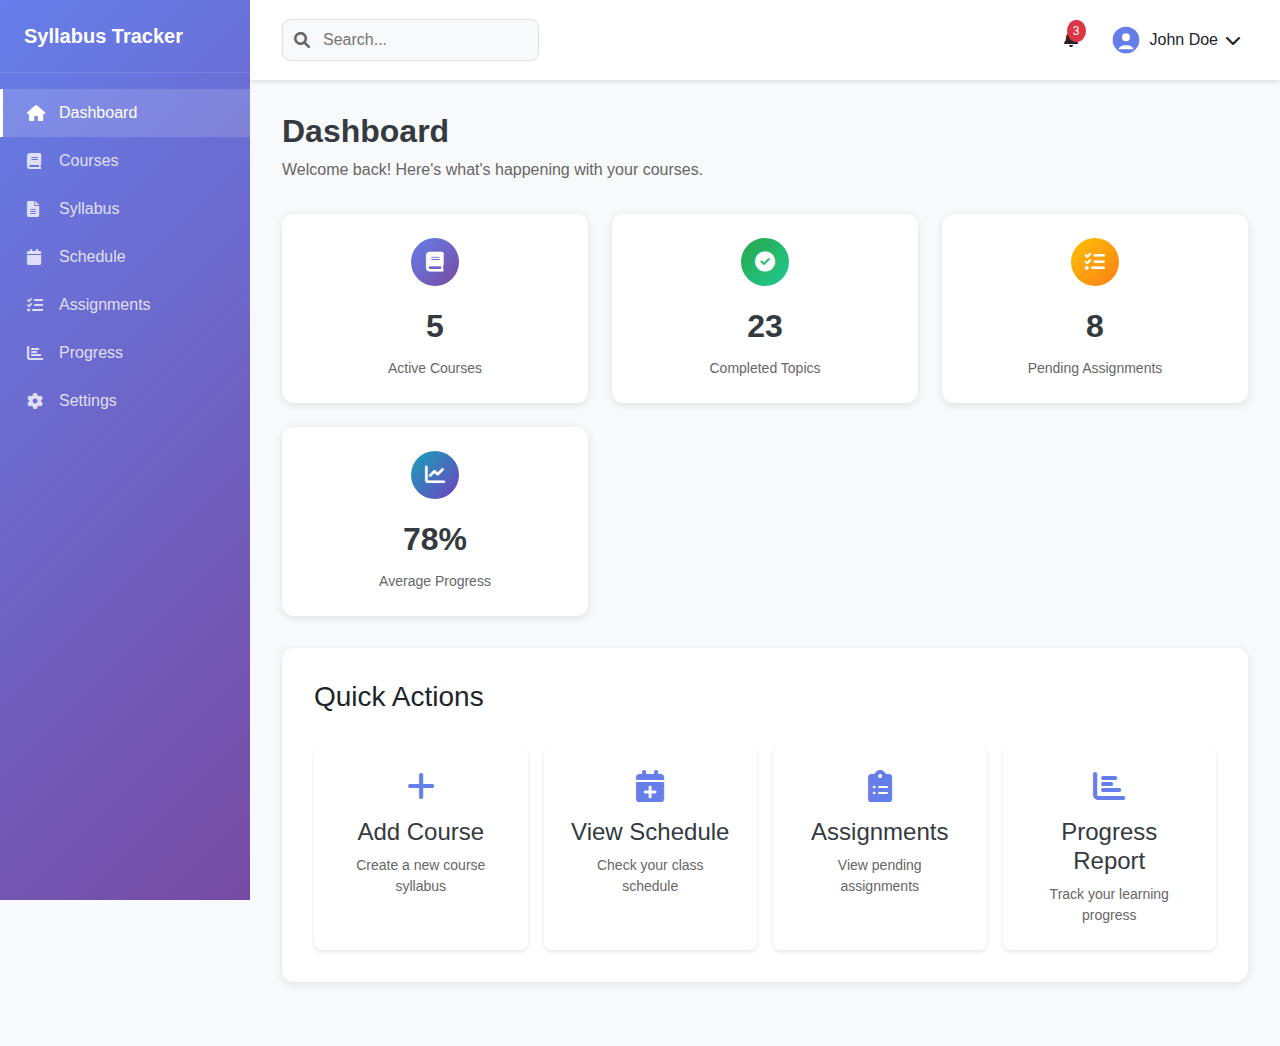
<file: dashboard.html>
<!DOCTYPE html>
<html lang="en">
<head>
    <meta charset="UTF-8">
    <meta name="viewport" content="width=device-width, initial-scale=1.0">
    <title>Smart Syllabus Tracker - Dashboard</title>
    <link href="https://cdn.jsdelivr.net/npm/bootstrap@5.1.3/dist/css/bootstrap.min.css" rel="stylesheet">
    <link rel="stylesheet" href="https://cdnjs.cloudflare.com/ajax/libs/font-awesome/6.0.0/css/all.min.css">
    
    <style>
        /* Common Styles for All Pages */
        :root {
            --primary-color: #667eea;
            --secondary-color: #764ba2;
            --success-color: #28a745;
            --danger-color: #dc3545;
            --warning-color: #ffc107;
            --info-color: #17a2b8;
            --light-color: #f8f9fa;
            --dark-color: #343a40;
        }

        * {
            margin: 0;
            padding: 0;
            box-sizing: border-box;
        }

        body {
            font-family: 'Segoe UI', Tahoma, Geneva, Verdana, sans-serif;
            background-color: var(--light-color);
        }

        /* Navigation Styles */
        .dashboard-container {
            display: flex;
            min-height: 100vh;
        }

        .sidebar {
            width: 250px;
            background: linear-gradient(135deg, var(--primary-color) 0%, var(--secondary-color) 100%);
            color: white;
            padding: 0;
            position: fixed;
            height: 100vh;
            overflow-y: auto;
            z-index: 1000;
        }

        .sidebar-brand {
            padding: 1.5rem;
            border-bottom: 1px solid rgba(255,255,255,0.1);
        }

        .sidebar-brand h3 {
            margin: 0;
            font-size: 1.25rem;
            font-weight: 600;
        }

        .sidebar-nav {
            padding: 1rem 0;
        }

        .sidebar-nav ul {
            list-style: none;
            margin: 0;
            padding: 0;
        }

        .sidebar-nav li {
            margin: 0;
        }

        .sidebar-nav a {
            display: flex;
            align-items: center;
            padding: 0.75rem 1.5rem;
            color: rgba(255,255,255,0.8);
            text-decoration: none;
            transition: all 0.3s ease;
            border-left: 3px solid transparent;
        }

        .sidebar-nav a:hover {
            background: rgba(255,255,255,0.1);
            color: white;
            border-left-color: rgba(255,255,255,0.5);
        }

        .sidebar-nav a.active {
            background: rgba(255,255,255,0.15);
            color: white;
            border-left-color: white;
        }

        .sidebar-nav i {
            width: 20px;
            margin-right: 0.75rem;
        }

        .main-content {
            flex: 1;
            margin-left: 250px;
            display: flex;
            flex-direction: column;
        }

        .dashboard-header {
            background: white;
            padding: 1rem 2rem;
            box-shadow: 0 2px 4px rgba(0,0,0,0.1);
            display: flex;
            justify-content: space-between;
            align-items: center;
        }

        .header-search {
            position: relative;
            flex: 1;
            max-width: 400px;
        }

        .header-search input {
            width: 100%;
            padding: 0.5rem 0.5rem 0.5rem 2.5rem;
            border: 1px solid #e0e0e0;
            border-radius: 8px;
            background: var(--light-color);
        }

        .header-search i {
            position: absolute;
            left: 0.75rem;
            top: 50%;
            transform: translateY(-50%);
            color: #666;
        }

        .header-actions {
            display: flex;
            align-items: center;
            gap: 1rem;
        }

        .notification-icon {
            position: relative;
            cursor: pointer;
            padding: 0.5rem;
            border-radius: 50%;
            transition: background-color 0.3s ease;
        }

        .notification-icon:hover {
            background: var(--light-color);
        }

        .notification-badge {
            position: absolute;
            top: 0;
            right: 0;
            background: var(--danger-color);
            color: white;
            border-radius: 50%;
            padding: 2px 6px;
            font-size: 0.75rem;
            min-width: 18px;
            text-align: center;
        }

        .user-dropdown {
            display: flex;
            align-items: center;
            gap: 0.5rem;
            cursor: pointer;
            padding: 0.5rem;
            border-radius: 8px;
            transition: background-color 0.3s ease;
        }

        .user-dropdown:hover {
            background: var(--light-color);
        }

        .user-dropdown img {
            width: 32px;
            height: 32px;
            border-radius: 50%;
        }

        .dashboard-content {
            padding: 2rem;
            flex: 1;
        }

        /* Page Content Styles */
        .page-header {
            margin-bottom: 2rem;
        }

        .page-title {
            font-size: 2rem;
            font-weight: 600;
            color: var(--dark-color);
            margin-bottom: 0.5rem;
        }

        .page-subtitle {
            color: #666;
            font-size: 1rem;
        }

        .content-card {
            background: white;
            border-radius: 12px;
            box-shadow: 0 2px 8px rgba(0,0,0,0.1);
            padding: 2rem;
            margin-bottom: 2rem;
        }

        .stats-grid {
            display: grid;
            grid-template-columns: repeat(auto-fit, minmax(250px, 1fr));
            gap: 1.5rem;
            margin-bottom: 2rem;
        }

        .stat-card {
            background: white;
            border-radius: 12px;
            box-shadow: 0 2px 8px rgba(0,0,0,0.1);
            padding: 1.5rem;
            text-align: center;
            transition: transform 0.3s ease;
        }

        .stat-card:hover {
            transform: translateY(-2px);
        }

        .stat-icon {
            width: 48px;
            height: 48px;
            border-radius: 50%;
            display: flex;
            align-items: center;
            justify-content: center;
            margin: 0 auto 1rem auto;
            font-size: 1.25rem;
            color: white;
        }

        .stat-number {
            font-size: 2rem;
            font-weight: 700;
            color: var(--dark-color);
            margin-bottom: 0.5rem;
        }

        .stat-label {
            color: #666;
            font-size: 0.875rem;
        }

        .btn {
            padding: 0.75rem 1.5rem;
            border: none;
            border-radius: 8px;
            cursor: pointer;
            font-size: 0.875rem;
            font-weight: 500;
            text-decoration: none;
            display: inline-flex;
            align-items: center;
            gap: 0.5rem;
            transition: all 0.3s ease;
        }

        .btn-primary {
            background: var(--primary-color);
            color: white;
        }

        .btn-primary:hover {
            background: #5a67d8;
            color: white;
        }

        .btn-success {
            background: var(--success-color);
            color: white;
        }

        .btn-success:hover {
            background: #218838;
            color: white;
        }

        /* Mobile Responsive */
        @media (max-width: 768px) {
            .sidebar {
                transform: translateX(-100%);
                transition: transform 0.3s ease;
            }

            .sidebar.show {
                transform: translateX(0);
            }

            .main-content {
                margin-left: 0;
            }

            .dashboard-header {
                padding: 1rem;
            }

            .dashboard-content {
                padding: 1rem;
            }

            .stats-grid {
                grid-template-columns: 1fr;
            }
        }

        .mobile-menu-toggle {
            display: none;
            background: none;
            border: none;
            font-size: 1.25rem;
            color: var(--dark-color);
            cursor: pointer;
            padding: 0.5rem;
        }

        @media (max-width: 768px) {
            .mobile-menu-toggle {
                display: block;
            }
        }

        /* Page-specific content styles */
        .quick-actions {
            display: grid;
            grid-template-columns: repeat(auto-fit, minmax(200px, 1fr));
            gap: 1rem;
            margin-top: 2rem;
        }

        .action-card {
            background: white;
            border-radius: 8px;
            padding: 1.5rem;
            text-align: center;
            box-shadow: 0 2px 4px rgba(0,0,0,0.1);
            transition: transform 0.3s ease;
            text-decoration: none;
            color: inherit;
        }

        .action-card:hover {
            transform: translateY(-2px);
            color: inherit;
            text-decoration: none;
        }

        .action-card i {
            font-size: 2rem;
            color: var(--primary-color);
            margin-bottom: 1rem;
        }

        .action-card h4 {
            margin-bottom: 0.5rem;
            color: var(--dark-color);
        }

        .action-card p {
            color: #666;
            font-size: 0.875rem;
            margin: 0;
        }
    </style>
</head>
<body>
    <div class="dashboard-container">
        <!-- Sidebar Navigation -->
        <aside class="sidebar" id="sidebar">
            <div class="sidebar-brand">
                <h3>Syllabus Tracker</h3>
            </div>
            <nav class="sidebar-nav">
                <ul>
                    <li><a href="#dashboard" class="nav-link active" data-page="dashboard"><i class="fas fa-home"></i> Dashboard</a></li>
                    <li><a href="#courses" class="nav-link" data-page="courses"><i class="fas fa-book"></i> Courses</a></li>
                    <li><a href="#syllabus" class="nav-link" data-page="syllabus"><i class="fas fa-file-alt"></i> Syllabus</a></li>
                    <li><a href="#schedule" class="nav-link" data-page="schedule"><i class="fas fa-calendar"></i> Schedule</a></li>
                    <li><a href="#assignments" class="nav-link" data-page="assignments"><i class="fas fa-tasks"></i> Assignments</a></li>
                    <li><a href="#progress" class="nav-link" data-page="progress"><i class="fas fa-chart-bar"></i> Progress</a></li>
                    <li><a href="#settings" class="nav-link" data-page="settings"><i class="fas fa-cog"></i> Settings</a></li>
                </ul>
            </nav>
        </aside>

        <!-- Main Content -->
        <main class="main-content">
            <header class="dashboard-header">
                <div class="d-flex align-items-center">
                    <button class="mobile-menu-toggle" onclick="toggleSidebar()">
                        <i class="fas fa-bars"></i>
                    </button>
                    <div class="header-search">
                        <i class="fas fa-search"></i>
                        <input type="text" placeholder="Search...">
                    </div>
                </div>
                <div class="header-actions">
                    <div class="notification-icon">
                        <i class="fas fa-bell"></i>
                        <span class="notification-badge">3</span>
                    </div>
                    <div class="user-dropdown">
                        <img src="data:image/svg+xml,%3Csvg xmlns='http://www.w3.org/2000/svg' viewBox='0 0 24 24'%3E%3Ccircle cx='12' cy='12' r='10' fill='%23667eea'/%3E%3Ccircle cx='12' cy='10' r='3' fill='white'/%3E%3Cpath d='M6.168 18.849A6 6 0 0 1 12 16a6 6 0 0 1 5.832 2.849' fill='white'/%3E%3C/svg%3E" alt="User Avatar">
                        <span>John Doe</span>
                        <i class="fas fa-chevron-down"></i>
                    </div>
                </div>
            </header>

            <div class="dashboard-content">
                <!-- Dashboard Page -->
                <div id="page-dashboard" class="page-content active">
                    <div class="page-header">
                        <h1 class="page-title">Dashboard</h1>
                        <p class="page-subtitle">Welcome back! Here's what's happening with your courses.</p>
                    </div>

                    <!-- Stats Grid -->
                    <div class="stats-grid">
                        <div class="stat-card">
                            <div class="stat-icon" style="background: linear-gradient(135deg, #667eea 0%, #764ba2 100%);">
                                <i class="fas fa-book"></i>
                            </div>
                            <div class="stat-number">5</div>
                            <div class="stat-label">Active Courses</div>
                        </div>
                        <div class="stat-card">
                            <div class="stat-icon" style="background: linear-gradient(135deg, #28a745 0%, #20c997 100%);">
                                <i class="fas fa-check-circle"></i>
                            </div>
                            <div class="stat-number">23</div>
                            <div class="stat-label">Completed Topics</div>
                        </div>
                        <div class="stat-card">
                            <div class="stat-icon" style="background: linear-gradient(135deg, #ffc107 0%, #fd7e14 100%);">
                                <i class="fas fa-tasks"></i>
                            </div>
                            <div class="stat-number">8</div>
                            <div class="stat-label">Pending Assignments</div>
                        </div>
                        <div class="stat-card">
                            <div class="stat-icon" style="background: linear-gradient(135deg, #17a2b8 0%, #6f42c1 100%);">
                                <i class="fas fa-chart-line"></i>
                            </div>
                            <div class="stat-number">78%</div>
                            <div class="stat-label">Average Progress</div>
                        </div>
                    </div>

                    <!-- Quick Actions -->
                    <div class="content-card">
                        <h3>Quick Actions</h3>
                        <div class="quick-actions">
                            <a href="#" class="action-card" onclick="showPage('courses')">
                                <i class="fas fa-plus"></i>
                                <h4>Add Course</h4>
                                <p>Create a new course syllabus</p>
                            </a>
                            <a href="#" class="action-card" onclick="showPage('schedule')">
                                <i class="fas fa-calendar-plus"></i>
                                <h4>View Schedule</h4>
                                <p>Check your class schedule</p>
                            </a>
                            <a href="#" class="action-card" onclick="showPage('assignments')">
                                <i class="fas fa-clipboard-list"></i>
                                <h4>Assignments</h4>
                                <p>View pending assignments</p>
                            </a>
                            <a href="#" class="action-card" onclick="showPage('progress')">
                                <i class="fas fa-chart-bar"></i>
                                <h4>Progress Report</h4>
                                <p>Track your learning progress</p>
                            </a>
                        </div>
                    </div>
                </div>

                <!-- Courses Page -->
                <div id="page-courses" class="page-content" style="display: none;">
                    <div class="page-header">
                        <h1 class="page-title">My Courses</h1>
                        <p class="page-subtitle">Manage your enrolled courses and syllabi.</p>
                    </div>

                    <div class="content-card">
                        <div class="d-flex justify-content-between align-items-center mb-4">
                            <h3>Active Courses</h3>
                            <button class="btn btn-primary">
                                <i class="fas fa-plus"></i> Add Course
                            </button>
                        </div>

                        <div class="stats-grid">
                            <div class="stat-card" style="cursor: pointer;" onclick="showPage('syllabus')">
                                <div class="stat-icon" style="background: #667eea;">
                                    <i class="fas fa-code"></i>
                                </div>
                                <h4>CS101</h4>
                                <p>Introduction to Computer Science</p>
                                <small class="text-muted">Dr. John Smith • 75% Complete</small>
                            </div>
                            <div class="stat-card" style="cursor: pointer;">
                                <div class="stat-icon" style="background: #28a745;">
                                    <i class="fas fa-calculator"></i>
                                </div>
                                <h4>MATH201</h4>
                                <p>Calculus II</p>
                                <small class="text-muted">Dr. Sarah Johnson • 60% Complete</small>
                            </div>
                            <div class="stat-card" style="cursor: pointer;">
                                <div class="stat-icon" style="background: #dc3545;">
                                    <i class="fas fa-flask"></i>
                                </div>
                                <h4>CHEM101</h4>
                                <p>General Chemistry</p>
                                <small class="text-muted">Dr. Mike Wilson • 45% Complete</small>
                            </div>
                        </div>
                    </div>
                </div>

                <!-- Syllabus Page -->
                <div id="page-syllabus" class="page-content" style="display: none;">
                    <div class="page-header">
                        <h1 class="page-title">Course Syllabus</h1>
                        <p class="page-subtitle">CS101 - Introduction to Computer Science</p>
                    </div>

                    <div class="content-card">
                        <h3>Course Information</h3>
                        <div class="row">
                            <div class="col-md-4">
                                <p><strong>Instructor:</strong> Dr. John Smith</p>
                                <p><strong>Email:</strong> john.smith@university.edu</p>
                            </div>
                            <div class="col-md-4">
                                <p><strong>Schedule:</strong> MWF 10:00-11:30 AM</p>
                                <p><strong>Location:</strong> Room 302, CS Building</p>
                            </div>
                            <div class="col-md-4">
                                <p><strong>Credits:</strong> 3</p>
                                <p><strong>Prerequisites:</strong> None</p>
                            </div>
                        </div>
                    </div>

                    <div class="content-card">
                        <h3>Course Progress</h3>
                        <div class="progress mb-3">
                            <div class="progress-bar" role="progressbar" style="width: 75%;" aria-valuenow="75" aria-valuemin="0" aria-valuemax="100">75%</div>
                        </div>
                        <p>You've completed 9 out of 12 topics in this course.</p>
                        <button class="btn btn-primary" onclick="showPage('progress')">View Detailed Progress</button>
                    </div>
                </div>

                <!-- Schedule Page -->
                <div id="page-schedule" class="page-content" style="display: none;">
                    <div class="page-header">
                        <h1 class="page-title">Class Schedule</h1>
                        <p class="page-subtitle">Your weekly class schedule and important dates.</p>
                    </div>

                    <div class="content-card">
                        <h3>This Week's Classes</h3>
                        <div class="table-responsive">
                            <table class="table table-striped">
                                <thead>
                                    <tr>
                                        <th>Time</th>
                                        <th>Monday</th>
                                        <th>Tuesday</th>
                                        <th>Wednesday</th>
                                        <th>Thursday</th>
                                        <th>Friday</th>
                                    </tr>
                                </thead>
                                <tbody>
                                    <tr>
                                        <td>9:00-10:30</td>
                                        <td></td>
                                        <td>MATH201</td>
                                        <td></td>
                                        <td>MATH201</td>
                                        <td></td>
                                    </tr>
                                    <tr>
                                        <td>10:00-11:30</td>
                                        <td>CS101</td>
                                        <td></td>
                                        <td>CS101</td>
                                        <td></td>
                                        <td>CS101</td>
                                    </tr>
                                    <tr>
                                        <td>2:00-3:30</td>
                                        <td></td>
                                        <td></td>
                                        <td>CHEM101</td>
                                        <td></td>
                                        <td>CHEM101</td>
                                    </tr>
                                </tbody>
                            </table>
                        </div>
                    </div>
                </div>

                <!-- Assignments Page -->
                <div id="page-assignments" class="page-content" style="display: none;">
                    <div class="page-header">
                        <h1 class="page-title">Assignments</h1>
                        <p class="page-subtitle">Track your assignments and deadlines.</p>
                    </div>

                    <div class="content-card">
                        <h3>Upcoming Assignments</h3>
                        <div class="list-group">
                            <div class="list-group-item d-flex justify-content-between align-items-start">
                                <div>
                                    <h5 class="mb-1">Programming Assignment 3</h5>
                                    <p class="mb-1">CS101 - Functions and Recursion</p>
                                    <small class="text-danger">Due: Tomorrow, 11:59 PM</small>
                                </div>
                                <span class="badge bg-danger">Urgent</span>
                            </div>
                            <div class="list-group-item d-flex justify-content-between align-items-start">
                                <div>
                                    <h5 class="mb-1">Calculus Problem Set 5</h5>
                                    <p class="mb-1">MATH201 - Integration Techniques</p>
                                    <small class="text-warning">Due: Friday, 11:59 PM</small>
                                </div>
                                <span class="badge bg-warning">Soon</span>
                            </div>
                            <div class="list-group-item d-flex justify-content-between align-items-start">
                                <div>
                                    <h5 class="mb-1">Lab Report 2</h5>
                                    <p class="mb-1">CHEM101 - Acid-Base Reactions</p>
                                    <small class="text-success">Due: Next Monday, 11:59 PM</small>
                                </div>
                                <span class="badge bg-success">On Track</span>
                            </div>
                        </div>
                    </div>
                </div>

                <!-- Progress Page -->
                <div id="page-progress" class="page-content" style="display: none;">
                    <div class="page-header">
                        <h1 class="page-title">Learning Progress</h1>
                        <p class="page-subtitle">Track your academic progress across all courses.</p>
                    </div>

                    <div class="stats-grid">
                        <div class="stat-card">
                            <h4>CS101</h4>
                            <div class="progress mb-2">
                                <div class="progress-bar" style="width: 75%;">75%</div>
                            </div>
                            <small>9/12 topics completed</small>
                        </div>
                        <div class="stat-card">
                            <h4>MATH201</h4>
                            <div class="progress mb-2">
                                <div class="progress-bar bg-success" style="width: 60%;">60%</div>
                            </div>
                            <small>6/10 topics completed</small>
                        </div>
                        <div class="stat-card">
                            <h4>CHEM101</h4>
                            <div class="progress mb-2">
                                <div class="progress-bar bg-warning" style="width: 45%;">45%</div>
                            </div>
                            <small>5/11 topics completed</small>
                        </div>
                    </div>
                </div>

                <!-- Settings Page -->
                <div id="page-settings" class="page-content" style="display: none;">
                    <div class="page-header">
                        <h1 class="page-title">Settings</h1>
                        <p class="page-subtitle">Manage your account and preferences.</p>
                    </div>

                    <div class="content-card">
                        <h3>Account Settings</h3>
                        <form>
                            <div class="mb-3">
                                <label class="form-label">Full Name</label>
                                <input type="text" class="form-control" value="John Doe">
                            </div>
                            <div class="mb-3">
                                <label class="form-label">Email</label>
                                <input type="email" class="form-control" value="john.doe@student.edu">
                            </div>
                            <div class="mb-3">
                                <label class="form-label">Student ID</label>
                                <input type="text" class="form-control" value="STU123456">
                            </div>
                            <button type="submit" class="btn btn-primary">Save Changes</button>
                        </form>
                    </div>

                    <div class="content-card">
                        <h3>Notification Preferences</h3>
                        <div class="form-check mb-3">
                            <input class="form-check-input" type="checkbox" id="emailNotifs" checked>
                            <label class="form-check-label" for="emailNotifs">
                                Email notifications for assignments
                            </label>
                        </div>
                        <div class="form-check mb-3">
                            <input class="form-check-input" type="checkbox" id="reminderNotifs" checked>
                            <label class="form-check-label" for="reminderNotifs">
                                Deadline reminders
                            </label>
                        </div>
                        <div class="form-check mb-3">
                            <input class="form-check-input" type="checkbox" id="progressNotifs">
                            <label class="form-check-label" for="progressNotifs">
                                Weekly progress reports
                            </label>
                        </div>
                    </div>
                </div>
            </div>
        </main>
    </div>

    <script src="https://cdn.jsdelivr.net/npm/bootstrap@5.1.3/dist/js/bootstrap.bundle.min.js"></script>
    
    <script>
        // Navigation System
        function showPage(pageName) {
            // Hide all page contents
            const allPages = document.querySelectorAll('.page-content');
            allPages.forEach(page => {
                page.style.display = 'none';
                page.classList.remove('active');
            });

            // Show the selected page
            const selectedPage = document.getElementById(`page-${pageName}`);
            if (selectedPage) {
                selectedPage.style.display = 'block';
                selectedPage.classList.add('active');
            }

            // Update navigation active state
            const allNavLinks = document.querySelectorAll('.nav-link');
            allNavLinks.forEach(link => {
                link.classList.remove('active');
            });

            // Set active nav link
            const activeNavLink = document.querySelector(`[data-page="${pageName}"]`);
            if (activeNavLink) {
                activeNavLink.classList.add('active');
            }

            // Update URL hash
            window.location.hash = pageName;

            // Close mobile sidebar if open
            if (window.innerWidth <= 768) {
                document.getElementById('sidebar').classList.remove('show');
            }
        }

        // Handle navigation clicks
        document.querySelectorAll('.nav-link').forEach(link => {
            link.addEventListener('click', function(e) {
                e.preventDefault();
                const pageName = this.dataset.page;
                showPage(pageName);
            });
        });

        // Handle browser back/forward buttons
        window.addEventListener('hashchange', function() {
            const hash = window.location.hash.substring(1);
            if (hash) {
                showPage(hash);
            } else {
                showPage('dashboard');
            }
        });

        // Initialize page based on URL hash
        window.addEventListener('load', function() {
            const hash = window.location.hash.substring(1);
            if (hash && document.getElementById(`page-${hash}`)) {
                showPage(hash);
            } else {
                showPage('dashboard');
            }
        });

        // Mobile sidebar toggle
        function toggleSidebar() {
            const sidebar = document.getElementById('sidebar');
            sidebar.classList.toggle('show');
        }

        // Close sidebar when clicking outside on mobile
        document.addEventListener('click', function(e) {
            if (window.innerWidth <= 768) {
                const sidebar = document.getElementById('sidebar');
                const toggleButton = document.querySelector('.mobile-menu-toggle');
                
                if (!sidebar.contains(e.target) && !toggleButton.contains(e.target)) {
                    sidebar.classList.remove('show');
                }
            }
        });

        // Handle window resize
        window.addEventListener('resize', function() {
            if (window.innerWidth > 768) {
                document.getElementById('sidebar').classList.remove('show');
            }
        });

        // Search functionality
        document.querySelector('.header-search input').addEventListener('input', function(e) {
            const searchTerm = e.target.value.toLowerCase();
            console.log('Searching for:', searchTerm);
            // Add search logic here
        });

        // Notification click handler
        document.querySelector('.notification-icon').addEventListener('click', function() {
            alert('You have 3 new notifications:\n1. Assignment due tomorrow\n2. New course material uploaded\n3. Grade posted for Quiz 2');
        });

        // User dropdown handler
        document.querySelector('.user-dropdown').addEventListener('click', function() {
            const dropdown = document.createElement('div');
            dropdown.innerHTML = `
                <div class="dropdown-menu show" style="position: absolute; right: 0; top: 100%; background: white; border: 1px solid #ccc; border-radius: 8px; box-shadow: 0 4px 12px rgba(0,0,0,0.15); min-width: 200px; z-index: 1000;">
                    <a class="dropdown-item" href="#" style="display: block; padding: 0.75rem 1rem; text-decoration: none; color: #333;" onclick="showPage('settings')">
                        <i class="fas fa-user"></i> Profile
                    </a>
                    <a class="dropdown-item" href="#" style="display: block; padding: 0.75rem 1rem; text-decoration: none; color: #333;" onclick="showPage('settings')">
                        <i class="fas fa-cog"></i> Settings
                    </a>
                    <div class="dropdown-divider" style="height: 1px; background: #eee; margin: 0.5rem 0;"></div>
                    <a class="dropdown-item" href="#" style="display: block; padding: 0.75rem 1rem; text-decoration: none; color: #dc3545;" onclick="logout()">
                        <i class="fas fa-sign-out-alt"></i> Logout
                    </a>
                </div>
            `;
            
            // Remove existing dropdown
            const existingDropdown = document.querySelector('.dropdown-menu');
            if (existingDropdown) {
                existingDropdown.remove();
            } else {
                this.style.position = 'relative';
                this.appendChild(dropdown);
                
                // Close dropdown when clicking outside
                setTimeout(() => {
                    document.addEventListener('click', function closeDropdown(e) {
                        if (!dropdown.contains(e.target)) {
                            dropdown.remove();
                            document.removeEventListener('click', closeDropdown);
                        }
                    });
                }, 100);
            }
        });

        function logout() {
            if (confirm('Are you sure you want to logout?')) {
                alert('Logged out successfully!');
                // Redirect to login page or clear session
                window.location.reload();
            }
        }

        // Course card interactions
        document.addEventListener('click', function(e) {
            if (e.target.closest('.action-card')) {
                e.preventDefault();
                const card = e.target.closest('.action-card');
                card.style.transform = 'scale(0.95)';
                setTimeout(() => {
                    card.style.transform = '';
                }, 150);
            }
        });

        // Form submissions
        document.addEventListener('submit', function(e) {
            e.preventDefault();
            const form = e.target;
            
            // Simulate form submission
            const submitBtn = form.querySelector('button[type="submit"]');
            const originalText = submitBtn.textContent;
            
            submitBtn.textContent = 'Saving...';
            submitBtn.disabled = true;
            
            setTimeout(() => {
                submitBtn.textContent = originalText;
                submitBtn.disabled = false;
                alert('Settings saved successfully!');
            }, 1500);
        });

        // Progress bar animations
        function animateProgressBars() {
            const progressBars = document.querySelectorAll('.progress-bar');
            progressBars.forEach(bar => {
                const width = bar.style.width;
                bar.style.width = '0%';
                bar.style.transition = 'width 1s ease-in-out';
                setTimeout(() => {
                    bar.style.width = width;
                }, 100);
            });
        }

        // Animate progress bars when showing progress page
        const originalShowPage = showPage;
        showPage = function(pageName) {
            originalShowPage(pageName);
            if (pageName === 'progress') {
                setTimeout(animateProgressBars, 300);
            }
        };

        // Add smooth scrolling
        document.querySelectorAll('a[href^="#"]').forEach(anchor => {
            anchor.addEventListener('click', function (e) {
                const targetId = this.getAttribute('href').substring(1);
                const targetElement = document.getElementById(targetId);
                
                if (targetElement && targetElement.classList.contains('page-content')) {
                    e.preventDefault();
                    showPage(targetId.replace('page-', ''));
                }
            });
        });

        // Keyboard shortcuts
        document.addEventListener('keydown', function(e) {
            // Alt + D for Dashboard
            if (e.altKey && e.key === 'd') {
                e.preventDefault();
                showPage('dashboard');
            }
            // Alt + C for Courses
            if (e.altKey && e.key === 'c') {
                e.preventDefault();
                showPage('courses');
            }
            // Alt + S for Schedule
            if (e.altKey && e.key === 's') {
                e.preventDefault();
                showPage('schedule');
            }
            // Alt + A for Assignments
            if (e.altKey && e.key === 'a') {
                e.preventDefault();
                showPage('assignments');
            }
            // Alt + P for Progress
            if (e.altKey && e.key === 'p') {
                e.preventDefault();
                showPage('progress');
            }
        });

        // Add loading states for better UX
        function addLoadingState(element) {
            const originalContent = element.innerHTML;
            element.innerHTML = '<i class="fas fa-spinner fa-spin"></i> Loading...';
            element.style.opacity = '0.7';
            
            return function removeLoadingState() {
                element.innerHTML = originalContent;
                element.style.opacity = '1';
            };
        }

        // Add hover effects to cards
        document.addEventListener('DOMContentLoaded', function() {
            const cards = document.querySelectorAll('.stat-card, .action-card, .content-card');
            
            cards.forEach(card => {
                card.addEventListener('mouseenter', function() {
                    this.style.transition = 'transform 0.3s ease, box-shadow 0.3s ease';
                    this.style.boxShadow = '0 4px 20px rgba(0,0,0,0.15)';
                });
                
                card.addEventListener('mouseleave', function() {
                    this.style.boxShadow = '';
                });
            });
        });

        // Auto-save functionality for forms
        let autoSaveTimeout;
        document.addEventListener('input', function(e) {
            if (e.target.matches('input, textarea, select')) {
                clearTimeout(autoSaveTimeout);
                autoSaveTimeout = setTimeout(() => {
                    console.log('Auto-saving...', e.target.name, e.target.value);
                    // Add auto-save logic here
                }, 2000);
            }
        });

        // Add confirmation dialogs for destructive actions
        document.addEventListener('click', function(e) {
            if (e.target.matches('.btn-danger') || e.target.closest('.btn-danger')) {
                const action = e.target.textContent || e.target.closest('.btn-danger').textContent;
                if (!confirm(`Are you sure you want to ${action.toLowerCase()}?`)) {
                    e.preventDefault();
                    return false;
                }
            }
        });

        // Initialize tooltips and other Bootstrap components
        document.addEventListener('DOMContentLoaded', function() {
            // Initialize any Bootstrap tooltips
            var tooltipTriggerList = [].slice.call(document.querySelectorAll('[data-bs-toggle="tooltip"]'));
            var tooltipList = tooltipTriggerList.map(function (tooltipTriggerEl) {
                return new bootstrap.Tooltip(tooltipTriggerEl);
            });
        });

        console.log('Smart Syllabus Tracker initialized successfully!');
    </script>

</body>
</html>
</file>
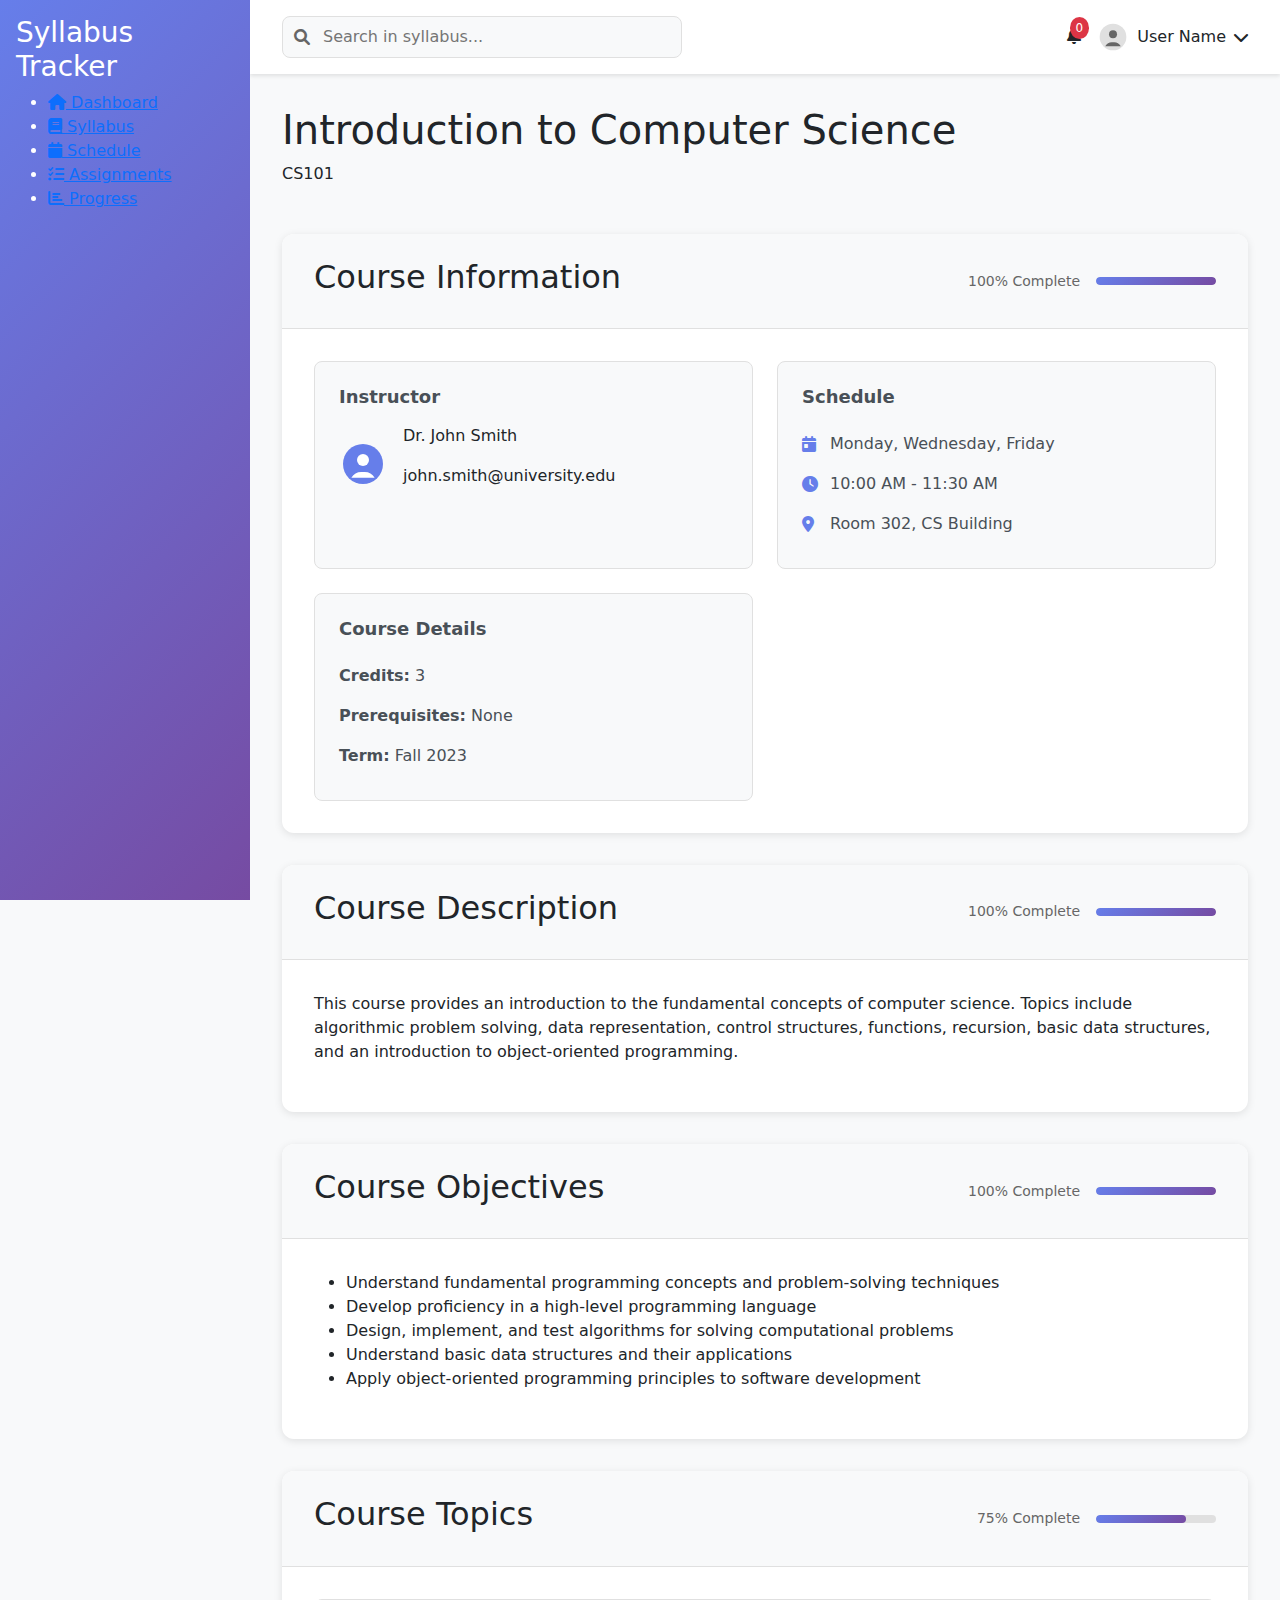
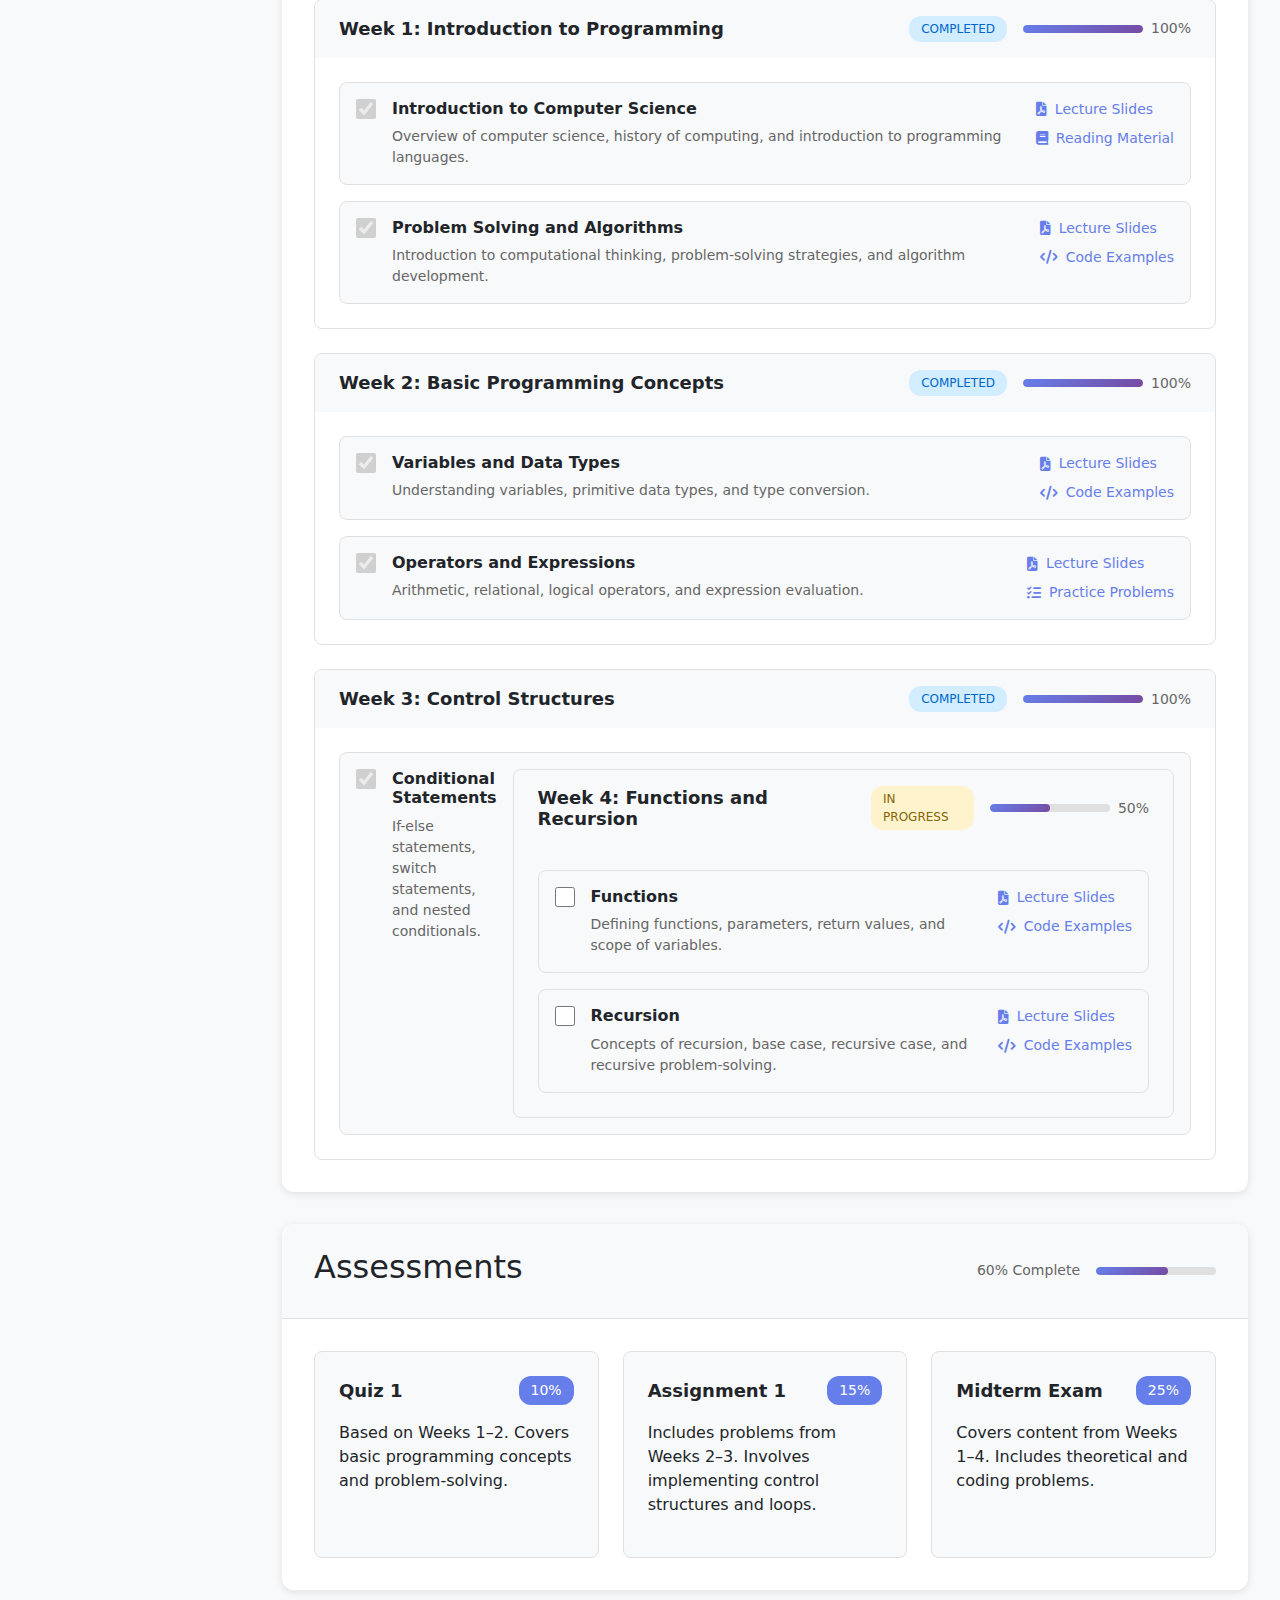
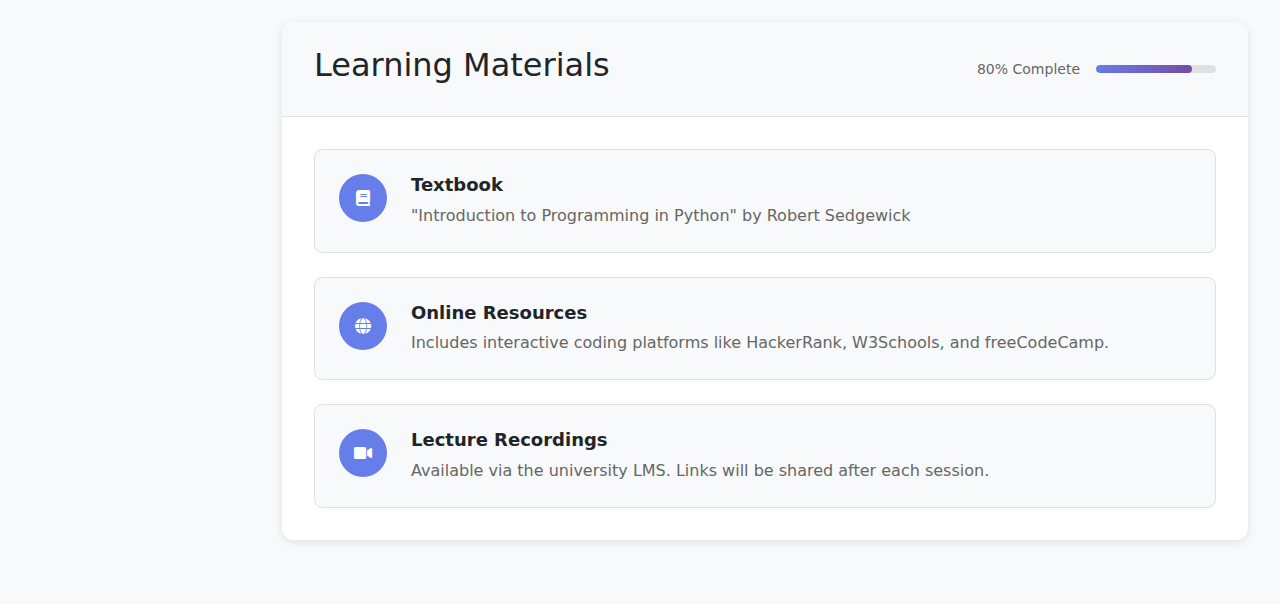
<file: syllabus.html>
<!DOCTYPE html>
<html lang="en">
<head>
    <meta charset="UTF-8">
    <meta name="viewport" content="width=device-width, initial-scale=1.0">
    <title>Syllabus - Smart Syllabus Tracker</title>
    <!-- Bootstrap CSS -->
    <link href="https://cdn.jsdelivr.net/npm/bootstrap@5.1.3/dist/css/bootstrap.min.css" rel="stylesheet">
    <!-- Font Awesome -->
    <link rel="stylesheet" href="https://cdnjs.cloudflare.com/ajax/libs/font-awesome/6.0.0/css/all.min.css">
    
    <style>
        /* Custom CSS - Embedded for demonstration */
        .dashboard-container {
            display: flex;
            min-height: 100vh;
            background-color: #f8f9fa;
        }

        .sidebar {
            width: 250px;
            background: linear-gradient(135deg, #667eea 0%, #764ba2 100%);
            color: white;
            padding: 1rem;
            position: fixed;
            height: 100vh;
            overflow-y: auto;
        }

        .main-content {
            flex: 1;
            margin-left: 250px;
            display: flex;
            flex-direction: column;
        }

        .dashboard-header {
            background: white;
            padding: 1rem 2rem;
            box-shadow: 0 2px 4px rgba(0,0,0,0.1);
            display: flex;
            justify-content: space-between;
            align-items: center;
        }

        .header-search {
            position: relative;
            flex: 1;
            max-width: 400px;
        }

        .header-search input {
            width: 100%;
            padding: 0.5rem 0.5rem 0.5rem 2.5rem;
            border: 1px solid #e0e0e0;
            border-radius: 8px;
            background: #f8f9fa;
        }

        .header-search i {
            position: absolute;
            left: 0.75rem;
            top: 50%;
            transform: translateY(-50%);
            color: #666;
        }

        .header-actions {
            display: flex;
            align-items: center;
            gap: 1rem;
        }

        .notification-icon {
            position: relative;
        }

        .notification-badge {
            position: absolute;
            top: -8px;
            right: -8px;
            background: #dc3545;
            color: white;
            border-radius: 50%;
            padding: 2px 6px;
            font-size: 0.75rem;
        }

        .user-dropdown {
            display: flex;
            align-items: center;
            gap: 0.5rem;
            cursor: pointer;
        }

        .user-dropdown img {
            width: 32px;
            height: 32px;
            border-radius: 50%;
        }

        .dashboard-content {
            padding: 2rem;
        }

        .page-header {
            display: flex;
            justify-content: space-between;
            align-items: center;
            margin-bottom: 2rem;
        }

        .syllabus-actions {
            display: flex;
            gap: 1rem;
        }

        .syllabus-section {
            background: white;
            border-radius: 12px;
            box-shadow: 0 2px 8px rgba(0,0,0,0.1);
            margin-bottom: 2rem;
            overflow: hidden;
        }

        .section-header {
            background: #f8f9fa;
            padding: 1.5rem 2rem;
            display: flex;
            justify-content: space-between;
            align-items: center;
            border-bottom: 1px solid #e0e0e0;
        }

        .progress-indicator {
            display: flex;
            align-items: center;
            gap: 1rem;
        }

        .progress-bar {
            width: 120px;
            height: 8px;
            background: #e0e0e0;
            border-radius: 4px;
            overflow: hidden;
        }

        .progress {
            height: 100%;
            background: linear-gradient(135deg, #667eea 0%, #764ba2 100%);
            transition: width 0.3s ease;
        }

        .progress-text {
            font-size: 0.875rem;
            font-weight: 500;
            color: #666;
        }

        .content-container {
            padding: 2rem;
        }

        .course-info-container {
            display: grid;
            grid-template-columns: repeat(auto-fit, minmax(300px, 1fr));
            gap: 1.5rem;
        }

        .info-card {
            background: #f8f9fa;
            padding: 1.5rem;
            border-radius: 8px;
            border: 1px solid #e0e0e0;
        }

        .info-card h3 {
            margin-bottom: 1rem;
            color: #495057;
            font-size: 1.125rem;
            font-weight: 600;
        }

        .instructor-info {
            display: flex;
            align-items: center;
            gap: 1rem;
        }

        .instructor-info img {
            width: 48px;
            height: 48px;
            border-radius: 50%;
        }

        .schedule-list, .details-list {
            list-style: none;
            padding: 0;
            margin: 0;
        }

        .schedule-list li {
            display: flex;
            align-items: center;
            gap: 0.75rem;
            padding: 0.5rem 0;
            color: #495057;
        }

        .schedule-list i {
            color: #667eea;
            width: 16px;
        }

        .details-list li {
            padding: 0.5rem 0;
            color: #495057;
        }

        .topics-container {
            display: flex;
            flex-direction: column;
            gap: 1.5rem;
        }

        .topic-week {
            border: 1px solid #e0e0e0;
            border-radius: 8px;
            overflow: hidden;
        }

        .week-header {
            background: #f8f9fa;
            padding: 1rem 1.5rem;
            display: flex;
            justify-content: space-between;
            align-items: center;
        }

        .week-header h3 {
            margin: 0;
            font-size: 1.125rem;
            font-weight: 600;
        }

        .week-status {
            display: flex;
            align-items: center;
            gap: 1rem;
        }

        .status-badge {
            padding: 0.25rem 0.75rem;
            border-radius: 12px;
            font-size: 0.75rem;
            font-weight: 500;
            text-transform: uppercase;
        }

        .status-badge.completed {
            background: #d1edff;
            color: #0066cc;
        }

        .status-badge.in-progress {
            background: #fff3cd;
            color: #856404;
        }

        .status-badge.upcoming {
            background: #f8d7da;
            color: #721c24;
        }

        .week-progress {
            display: flex;
            align-items: center;
            gap: 0.5rem;
        }

        .week-content {
            padding: 1.5rem;
            display: flex;
            flex-direction: column;
            gap: 1rem;
        }

        .topic-item {
            display: flex;
            align-items: flex-start;
            gap: 1rem;
            padding: 1rem;
            background: #f8f9fa;
            border-radius: 8px;
            border: 1px solid #e0e0e0;
        }

        .topic-checkbox {
            flex-shrink: 0;
        }

        .topic-checkbox input[type="checkbox"] {
            width: 20px;
            height: 20px;
            accent-color: #667eea;
        }

        .topic-details {
            flex: 1;
        }

        .topic-details h4 {
            margin: 0 0 0.5rem 0;
            font-size: 1rem;
            font-weight: 600;
        }

        .topic-details p {
            margin: 0;
            color: #666;
            font-size: 0.875rem;
        }

        .topic-resources {
            display: flex;
            flex-direction: column;
            gap: 0.5rem;
        }

        .resource-link {
            display: flex;
            align-items: center;
            gap: 0.5rem;
            color: #667eea;
            text-decoration: none;
            font-size: 0.875rem;
        }

        .resource-link:hover {
            color: #5a67d8;
        }

        .assessment-container {
            display: grid;
            grid-template-columns: repeat(auto-fit, minmax(250px, 1fr));
            gap: 1.5rem;
        }

        .assessment-item {
            padding: 1.5rem;
            border: 1px solid #e0e0e0;
            border-radius: 8px;
            background: #f8f9fa;
        }

        .assessment-header {
            display: flex;
            justify-content: space-between;
            align-items: center;
            margin-bottom: 1rem;
        }

        .assessment-header h3 {
            margin: 0;
            font-size: 1.125rem;
            font-weight: 600;
        }

        .assessment-weight {
            background: #667eea;
            color: white;
            padding: 0.25rem 0.75rem;
            border-radius: 12px;
            font-size: 0.875rem;
            font-weight: 500;
        }

        .materials-container {
            display: flex;
            flex-direction: column;
            gap: 1.5rem;
        }

        .material-item {
            display: flex;
            align-items: flex-start;
            gap: 1.5rem;
            padding: 1.5rem;
            border: 1px solid #e0e0e0;
            border-radius: 8px;
            background: #f8f9fa;
        }

        .material-icon {
            flex-shrink: 0;
            width: 48px;
            height: 48px;
            background: #667eea;
            color: white;
            border-radius: 50%;
            display: flex;
            align-items: center;
            justify-content: center;
        }

        .material-details h3 {
            margin: 0 0 0.5rem 0;
            font-size: 1.125rem;
            font-weight: 600;
        }

        .material-details p {
            margin: 0;
            color: #666;
        }

        /* Modal Styles */
        .modal {
            display: none;
            position: fixed;
            z-index: 1000;
            left: 0;
            top: 0;
            width: 100%;
            height: 100%;
            background-color: rgba(0,0,0,0.5);
            backdrop-filter: blur(4px);
        }

        .modal-content {
            background-color: white;
            margin: 2% auto;
            padding: 0;
            border-radius: 12px;
            width: 90%;
            max-width: 1200px;
            max-height: 90vh;
            overflow: hidden;
            box-shadow: 0 20px 40px rgba(0,0,0,0.2);
        }

        .modal-header {
            background: #f8f9fa;
            padding: 1.5rem 2rem;
            border-bottom: 1px solid #e0e0e0;
            display: flex;
            justify-content: space-between;
            align-items: center;
        }

        .modal-header h2 {
            margin: 0;
            font-size: 1.5rem;
            font-weight: 600;
        }

        .close-modal {
            background: none;
            border: none;
            font-size: 1.5rem;
            color: #666;
            cursor: pointer;
            padding: 0.5rem;
        }

        .modal-body {
            max-height: calc(90vh - 180px);
            overflow-y: auto;
        }

        .edit-tabs {
            display: flex;
            background: #f8f9fa;
            border-bottom: 1px solid #e0e0e0;
        }

        .edit-tab {
            background: none;
            border: none;
            padding: 1rem 1.5rem;
            cursor: pointer;
            color: #666;
            font-weight: 500;
            border-bottom: 3px solid transparent;
            transition: all 0.3s ease;
        }

        .edit-tab.active {
            color: #667eea;
            border-bottom-color: #667eea;
            background: white;
        }

        .edit-content {
            padding: 2rem;
        }

        .edit-section {
            display: none;
        }

        .edit-section.active {
            display: block;
        }

        .form-group {
            margin-bottom: 1.5rem;
        }

        .form-group label {
            display: block;
            margin-bottom: 0.5rem;
            font-weight: 500;
            color: #495057;
        }

        .form-group input,
        .form-group textarea,
        .form-group select {
            width: 100%;
            padding: 0.75rem;
            border: 1px solid #e0e0e0;
            border-radius: 6px;
            font-size: 0.875rem;
        }

        .form-group textarea {
            resize: vertical;
        }

        .modal-footer {
            background: #f8f9fa;
            padding: 1.5rem 2rem;
            border-top: 1px solid #e0e0e0;
            display: flex;
            gap: 1rem;
            justify-content: flex-end;
        }

        .btn {
            padding: 0.5rem 1rem;
            border: none;
            border-radius: 6px;
            cursor: pointer;
            font-size: 0.875rem;
            font-weight: 500;
            text-decoration: none;
            display: inline-flex;
            align-items: center;
            gap: 0.5rem;
            transition: all 0.3s ease;
        }

        .btn-primary {
            background: #667eea;
            color: white;
        }

        .btn-primary:hover {
            background: #5a67d8;
        }

        .btn-success {
            background: #28a745;
            color: white;
        }

        .btn-success:hover {
            background: #218838;
        }

        .btn-outline {
            background: white;
            border: 1px solid #e0e0e0;
            color: #495057;
        }

        .btn-outline:hover {
            background: #f8f9fa;
        }

        .btn-danger {
            background: #dc3545;
            color: white;
        }

        .btn-danger:hover {
            background: #c82333;
        }

        .btn-sm {
            padding: 0.25rem 0.5rem;
            font-size: 0.75rem;
        }

        /* Responsive Design */
        @media (max-width: 768px) {
            .sidebar {
                transform: translateX(-100%);
                transition: transform 0.3s ease;
            }

            .main-content {
                margin-left: 0;
            }

            .dashboard-header {
                padding: 1rem;
            }

            .header-search {
                max-width: none;
                flex: 1;
            }

            .dashboard-content {
                padding: 1rem;
            }

            .course-info-container {
                grid-template-columns: 1fr;
            }

            .assessment-container {
                grid-template-columns: 1fr;
            }

            .modal-content {
                width: 95%;
                margin: 5% auto;
            }
        }
    </style>
</head>
<body>
    <div class="dashboard-container">
        <!-- Sidebar Navigation -->
        <aside class="sidebar" id="sidebar-container">
            <div class="sidebar-brand">
                <h3>Syllabus Tracker</h3>
            </div>
            <nav class="sidebar-nav">
                <ul>
                    <li><a href="#"><i class="fas fa-home"></i> Dashboard</a></li>
                    <li><a href="#" class="active"><i class="fas fa-book"></i> Syllabus</a></li>
                    <li><a href="#"><i class="fas fa-calendar"></i> Schedule</a></li>
                    <li><a href="#"><i class="fas fa-tasks"></i> Assignments</a></li>
                    <li><a href="#"><i class="fas fa-chart-bar"></i> Progress</a></li>
                </ul>
            </nav>
        </aside>

        <!-- Main Content -->
        <main class="main-content">
            <header class="dashboard-header">
                <div class="header-search">
                    <i class="fas fa-search"></i>
                    <input type="text" placeholder="Search in syllabus...">
                </div>
                <div class="header-actions">
                    <div class="notification-icon">
                        <i class="fas fa-bell"></i>
                        <span class="notification-badge" id="notification-count">0</span>
                    </div>
                    <div class="user-dropdown">
                        <img src="data:image/svg+xml,%3Csvg xmlns='http://www.w3.org/2000/svg' viewBox='0 0 24 24'%3E%3Ccircle cx='12' cy='12' r='10' fill='%23e0e0e0'/%3E%3Ccircle cx='12' cy='10' r='3' fill='%23666'/%3E%3Cpath d='M6.168 18.849A6 6 0 0 1 12 16a6 6 0 0 1 5.832 2.849' fill='%23666'/%3E%3C/svg%3E" alt="User Avatar" id="header-avatar">
                        <span id="header-user-name">User Name</span>
                        <i class="fas fa-chevron-down"></i>
                    </div>
                </div>
            </header>

            <div class="dashboard-content">
                <div class="page-header syllabus-header">
                    <div>
                        <h1 id="course-title">Introduction to Computer Science</h1>
                        <p id="course-code">CS101</p>
                    </div>
                    <div class="syllabus-actions" id="faculty-actions" style="display: none;">
                        <button id="edit-syllabus-btn" class="btn btn-primary">
                            <i class="fas fa-edit"></i> Edit Syllabus
                        </button>
                        <button id="publish-syllabus-btn" class="btn btn-success">
                            <i class="fas fa-check-circle"></i> Publish Changes
                        </button>
                    </div>
                </div>

                <!-- Course Information -->
                <section class="syllabus-section">
                    <div class="section-header">
                        <h2>Course Information</h2>
                        <div class="progress-indicator" id="info-progress">
                            <span class="progress-text">100% Complete</span>
                            <div class="progress-bar">
                                <div class="progress" style="width: 100%;"></div>
                            </div>
                        </div>
                    </div>
                    <div class="content-container">
                        <div class="course-info-container">
                            <div class="info-card">
                                <h3>Instructor</h3>
                                <div class="instructor-info">
                                    <img src="data:image/svg+xml,%3Csvg xmlns='http://www.w3.org/2000/svg' viewBox='0 0 24 24'%3E%3Ccircle cx='12' cy='12' r='10' fill='%23667eea'/%3E%3Ccircle cx='12' cy='10' r='3' fill='white'/%3E%3Cpath d='M6.168 18.849A6 6 0 0 1 12 16a6 6 0 0 1 5.832 2.849' fill='white'/%3E%3C/svg%3E" alt="Instructor Avatar" id="instructor-avatar">
                                    <div>
                                        <p id="instructor-name">Dr. John Smith</p>
                                        <p id="instructor-email">john.smith@university.edu</p>
                                    </div>
                                </div>
                            </div>
                            <div class="info-card">
                                <h3>Schedule</h3>
                                <ul class="schedule-list">
                                    <li><i class="fas fa-calendar-day"></i> <span id="class-days">Monday, Wednesday, Friday</span></li>
                                    <li><i class="fas fa-clock"></i> <span id="class-time">10:00 AM - 11:30 AM</span></li>
                                    <li><i class="fas fa-map-marker-alt"></i> <span id="class-location">Room 302, CS Building</span></li>
                                </ul>
                            </div>
                            <div class="info-card">
                                <h3>Course Details</h3>
                                <ul class="details-list">
                                    <li><strong>Credits:</strong> <span id="course-credits">3</span></li>
                                    <li><strong>Prerequisites:</strong> <span id="course-prerequisites">None</span></li>
                                    <li><strong>Term:</strong> <span id="course-term">Fall 2023</span></li>
                                </ul>
                            </div>
                        </div>
                    </div>
                </section>

                <!-- Course Description -->
                <section class="syllabus-section">
                    <div class="section-header">
                        <h2>Course Description</h2>
                        <div class="progress-indicator" id="description-progress">
                            <span class="progress-text">100% Complete</span>
                            <div class="progress-bar">
                                <div class="progress" style="width: 100%;"></div>
                            </div>
                        </div>
                    </div>
                    <div class="content-container">
                        <p id="course-description" class="editable-content">
                            This course provides an introduction to the fundamental concepts of computer science. Topics include algorithmic problem solving, data representation, control structures, functions, recursion, basic data structures, and an introduction to object-oriented programming.
                        </p>
                    </div>
                </section>

                <!-- Course Objectives -->
                <section class="syllabus-section">
                    <div class="section-header">
                        <h2>Course Objectives</h2>
                        <div class="progress-indicator" id="objectives-progress">
                            <span class="progress-text">100% Complete</span>
                            <div class="progress-bar">
                                <div class="progress" style="width: 100%;"></div>
                            </div>
                        </div>
                    </div>
                    <div class="content-container">
                        <ul id="course-objectives" class="editable-list">
                            <li>Understand fundamental programming concepts and problem-solving techniques</li>
                            <li>Develop proficiency in a high-level programming language</li>
                            <li>Design, implement, and test algorithms for solving computational problems</li>
                            <li>Understand basic data structures and their applications</li>
                            <li>Apply object-oriented programming principles to software development</li>
                        </ul>
                    </div>
                </section>

                <!-- Course Topics -->
                <section class="syllabus-section">
                    <div class="section-header">
                        <h2>Course Topics</h2>
                        <div class="progress-indicator" id="topics-progress">
                            <span class="progress-text">75% Complete</span>
                            <div class="progress-bar">
                                <div class="progress" style="width: 75%;"></div>
                            </div>
                        </div>
                    </div>
                    <div class="content-container">
                        <div class="topics-container" id="course-topics">
                            <!-- Week 1 -->
                            <div class="topic-week completed">
                                <div class="week-header">
                                    <h3>Week 1: Introduction to Programming</h3>
                                    <div class="week-status">
                                        <span class="status-badge completed">Completed</span>
                                        <div class="week-progress">
                                            <div class="progress-bar">
                                                <div class="progress" style="width: 100%;"></div>
                                            </div>
                                            <span class="progress-text">100%</span>
                                        </div>
                                    </div>
                                </div>
                                <div class="week-content">
                                    <div class="topic-item completed">
                                        <div class="topic-checkbox">
                                            <input type="checkbox" id="topic-1-1" checked disabled>
                                        </div>
                                        <div class="topic-details">
                                            <h4>Introduction to Computer Science</h4>
                                            <p>Overview of computer science, history of computing, and introduction to programming languages.</p>
                                        </div>
                                        <div class="topic-resources">
                                            <a href="#" class="resource-link"><i class="fas fa-file-pdf"></i> Lecture Slides</a>
                                            <a href="#" class="resource-link"><i class="fas fa-book"></i> Reading Material</a>
                                        </div>
                                    </div>
                                    <div class="topic-item completed">
                                        <div class="topic-checkbox">
                                            <input type="checkbox" id="topic-1-2" checked disabled>
                                        </div>
                                        <div class="topic-details">
                                            <h4>Problem Solving and Algorithms</h4>
                                            <p>Introduction to computational thinking, problem-solving strategies, and algorithm development.</p>
                                        </div>
                                        <div class="topic-resources">
                                            <a href="#" class="resource-link"><i class="fas fa-file-pdf"></i> Lecture Slides</a>
                                            <a href="#" class="resource-link"><i class="fas fa-code"></i> Code Examples</a>
                                        </div>
                                    </div>
                                </div>
                            </div>

                            <!-- Week 2 -->
                            <div class="topic-week completed">
                                <div class="week-header">
                                    <h3>Week 2: Basic Programming Concepts</h3>
                                    <div class="week-status">
                                        <span class="status-badge completed">Completed</span>
                                        <div class="week-progress">
                                            <div class="progress-bar">
                                                <div class="progress" style="width: 100%;"></div>
                                            </div>
                                            <span class="progress-text">100%</span>
                                        </div>
                                    </div>
                                </div>
                                <div class="week-content">
                                    <div class="topic-item completed">
                                        <div class="topic-checkbox">
                                            <input type="checkbox" id="topic-2-1" checked disabled>
                                        </div>
                                        <div class="topic-details">
                                            <h4>Variables and Data Types</h4>
                                            <p>Understanding variables, primitive data types, and type conversion.</p>
                                        </div>
                                        <div class="topic-resources">
                                            <a href="#" class="resource-link"><i class="fas fa-file-pdf"></i> Lecture Slides</a>
                                            <a href="#" class="resource-link"><i class="fas fa-code"></i> Code Examples</a>
                                        </div>
                                    </div>
                                    <div class="topic-item completed">
                                        <div class="topic-checkbox">
                                            <input type="checkbox" id="topic-2-2" checked disabled>
                                        </div>
                                        <div class="topic-details">
                                            <h4>Operators and Expressions</h4>
                                            <p>Arithmetic, relational, logical operators, and expression evaluation.</p>
                                        </div>
                                        <div class="topic-resources">
                                            <a href="#" class="resource-link"><i class="fas fa-file-pdf"></i> Lecture Slides</a>
                                            <a href="#" class="resource-link"><i class="fas fa-tasks"></i> Practice Problems</a>
                                        </div>
                                    </div>
                                </div>
                            </div>

                            <!-- Week 3 -->
                            <div class="topic-week completed">
                                <div class="week-header">
                                    <h3>Week 3: Control Structures</h3>
                                    <div class="week-status">
                                        <span class="status-badge completed">Completed</span>
                                        <div class="week-progress">
                                            <div class="progress-bar">
                                                <div class="progress" style="width: 100%;"></div>
                                            </div>
                                            <span class="progress-text">100%</span>
                                        </div>
                                    </div>
                                </div>
                                <div class="week-content">
                                    <div class="topic-item completed">
                                        <div class="topic-checkbox">
                                            <input type="checkbox" id="topic-3-1" checked disabled>
                                        </div>
                                        <div class="topic-details">
                                            <h4>Conditional Statements</h4>
                                            <p>If-else statements, switch statements, and nested conditionals.</p>
                                        </div>
                                        <div class="topic-week in-progress">
                            <div class="week-header">
                                <h3>Week 4: Functions and Recursion</h3>
                                <div class="week-status">
                                    <span class="status-badge in-progress">In Progress</span>
                                    <div class="week-progress">
                                        <div class="progress-bar">
                                            <div class="progress" style="width: 50%;"></div>
                                        </div>
                                        <span class="progress-text">50%</span>
                                    </div>
                                </div>
                            </div>
                            <div class="week-content">
                                <div class="topic-item">
                                    <div class="topic-checkbox">
                                        <input type="checkbox" id="topic-4-1">
                                    </div>
                                    <div class="topic-details">
                                        <h4>Functions</h4>
                                        <p>Defining functions, parameters, return values, and scope of variables.</p>
                                    </div>
                                    <div class="topic-resources">
                                        <a href="#" class="resource-link"><i class="fas fa-file-pdf"></i> Lecture Slides</a>
                                        <a href="#" class="resource-link"><i class="fas fa-code"></i> Code Examples</a>
                                    </div>
                                </div>
                                <div class="topic-item">
                                    <div class="topic-checkbox">
                                        <input type="checkbox" id="topic-4-2">
                                    </div>
                                    <div class="topic-details">
                                        <h4>Recursion</h4>
                                        <p>Concepts of recursion, base case, recursive case, and recursive problem-solving.</p>
                                    </div>
                                    <div class="topic-resources">
                                        <a href="#" class="resource-link"><i class="fas fa-file-pdf"></i> Lecture Slides</a>
                                        <a href="#" class="resource-link"><i class="fas fa-code"></i> Code Examples</a>
                                    </div>
                                </div>
                            </div>
                        </div>
                    </div>
                </div>
            </section>

            <!-- Assessments -->
            <section class="syllabus-section">
                <div class="section-header">
                    <h2>Assessments</h2>
                    <div class="progress-indicator" id="assessment-progress">
                        <span class="progress-text">60% Complete</span>
                        <div class="progress-bar">
                            <div class="progress" style="width: 60%;"></div>
                        </div>
                    </div>
                </div>
                <div class="content-container">
                    <div class="assessment-container">
                        <div class="assessment-item">
                            <div class="assessment-header">
                                <h3>Quiz 1</h3>
                                <span class="assessment-weight">10%</span>
                            </div>
                            <p>Based on Weeks 1–2. Covers basic programming concepts and problem-solving.</p>
                        </div>
                        <div class="assessment-item">
                            <div class="assessment-header">
                                <h3>Assignment 1</h3>
                                <span class="assessment-weight">15%</span>
                            </div>
                            <p>Includes problems from Weeks 2–3. Involves implementing control structures and loops.</p>
                        </div>
                        <div class="assessment-item">
                            <div class="assessment-header">
                                <h3>Midterm Exam</h3>
                                <span class="assessment-weight">25%</span>
                            </div>
                            <p>Covers content from Weeks 1–4. Includes theoretical and coding problems.</p>
                        </div>
                    </div>
                </div>
            </section>

            <!-- Learning Materials -->
            <section class="syllabus-section">
                <div class="section-header">
                    <h2>Learning Materials</h2>
                    <div class="progress-indicator" id="materials-progress">
                        <span class="progress-text">80% Complete</span>
                        <div class="progress-bar">
                            <div class="progress" style="width: 80%;"></div>
                        </div>
                    </div>
                </div>
                <div class="content-container">
                    <div class="materials-container">
                        <div class="material-item">
                            <div class="material-icon">
                                <i class="fas fa-book"></i>
                            </div>
                            <div class="material-details">
                                <h3>Textbook</h3>
                                <p>"Introduction to Programming in Python" by Robert Sedgewick</p>
                            </div>
                        </div>
                        <div class="material-item">
                            <div class="material-icon">
                                <i class="fas fa-globe"></i>
                            </div>
                            <div class="material-details">
                                <h3>Online Resources</h3>
                                <p>Includes interactive coding platforms like HackerRank, W3Schools, and freeCodeCamp.</p>
                            </div>
                        </div>
                        <div class="material-item">
                            <div class="material-icon">
                                <i class="fas fa-video"></i>
                            </div>
                            <div class="material-details">
                                <h3>Lecture Recordings</h3>
                                <p>Available via the university LMS. Links will be shared after each session.</p>
                            </div>
                        </div>
                    </div>
                </div>
            </section>
        </div>
    </main>
</div>

<!-- Bootstrap JS -->
<script src="https://cdn.jsdelivr.net/npm/bootstrap@5.1.3/dist/js/bootstrap.bundle.min.js"></script>
<!-- Optional JavaScript -->
<script>
    // Placeholder: Add interactivity for modal handling, checkbox status, edit/publish button functionality etc.
</script>
</file>
